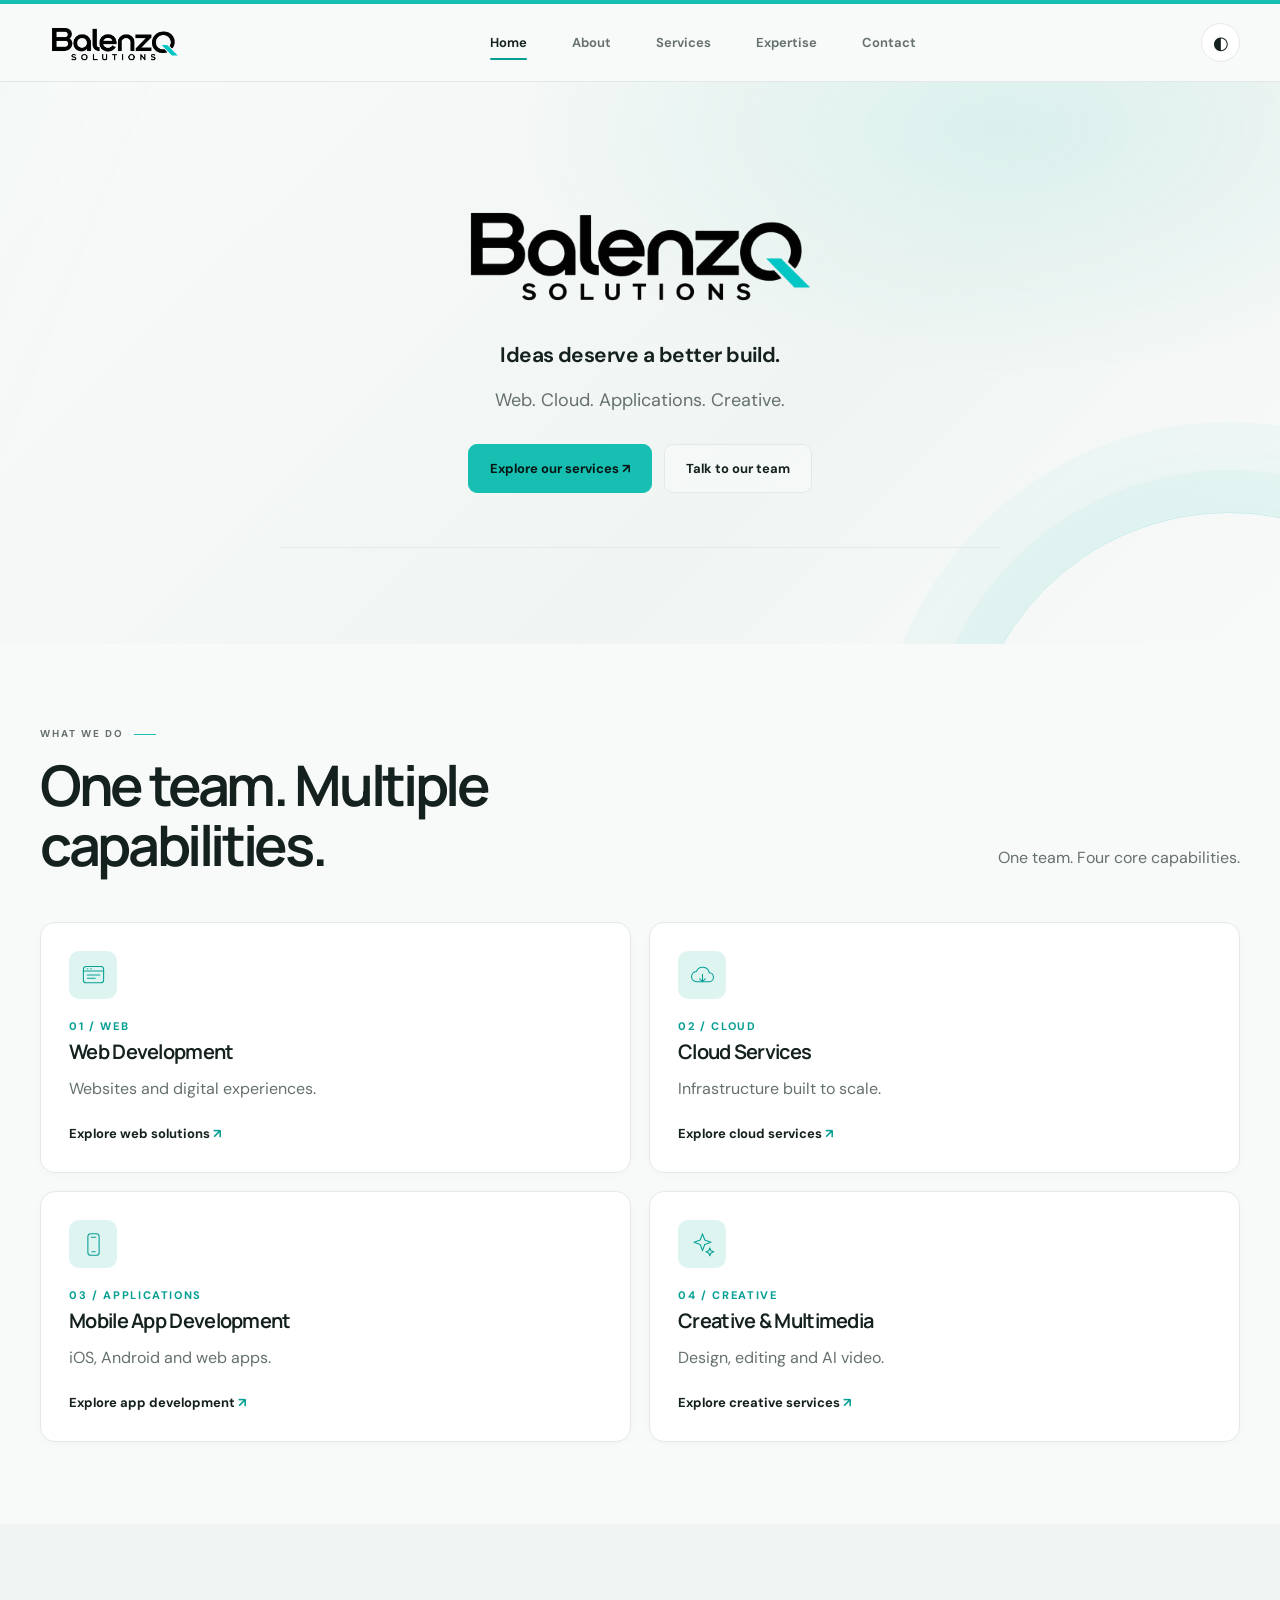
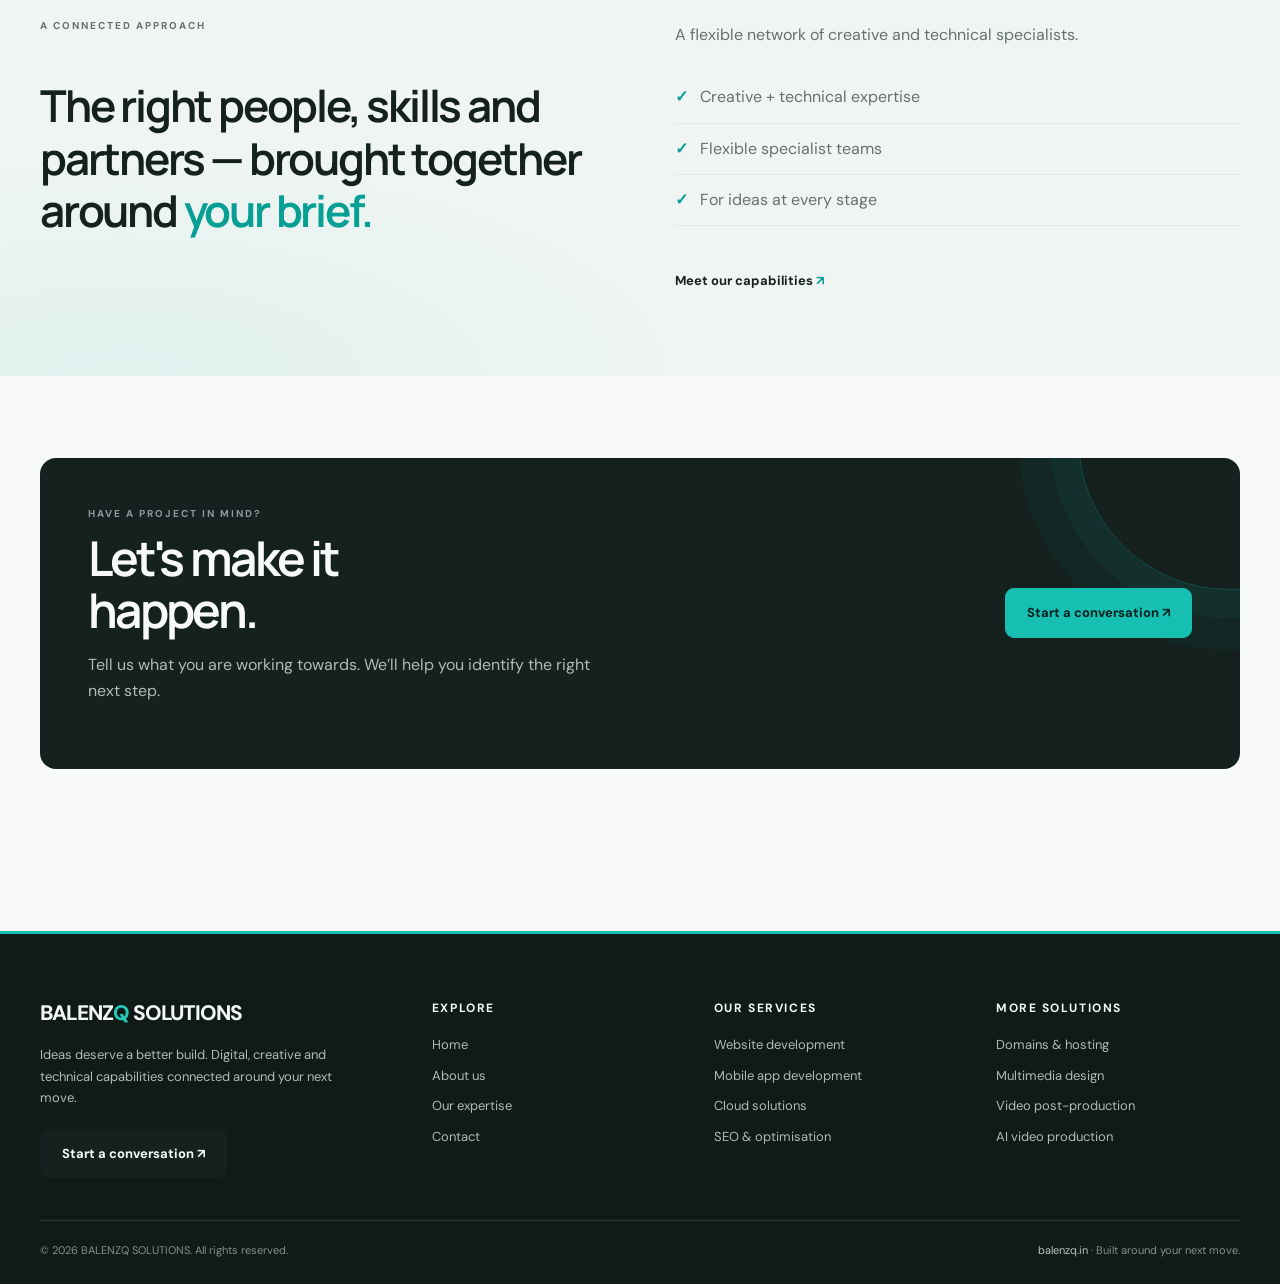
<file: index.html>
<!doctype html><html lang="en"><head><meta charset="utf-8"><meta name="viewport" content="width=device-width,initial-scale=1"><meta name="description" content="BALENZQ SOLUTIONS delivers web development, cloud services, domains and hosting, SEO, multimedia design, media post-production and AI video production."><meta name="theme-color" content="#f8faf9"><meta property="og:site_name" content="BALENZQ SOLUTIONS"><meta property="og:title" content="BALENZQ SOLUTIONS | Ideas deserve a better build"><title>BALENZQ SOLUTIONS</title><link rel="preconnect" href="https://fonts.googleapis.com"><link rel="stylesheet" href="styles.css?v=3"></head><body data-page="index">
<div class="scroll-progress" aria-hidden="true"></div><header class="site-header"><div class="wrap nav"><a class="brand" href="index.html" aria-label="BALENZQ SOLUTIONS home"><img class="brand-logo logo-light" src="assets/logo-light.png" alt="BALENZQ SOLUTIONS"><img class="brand-logo logo-dark" src="assets/logo-dark.png" alt="BALENZQ SOLUTIONS"></a><nav aria-label="Main navigation"><a href="index.html">Home</a><a href="about.html">About</a><a href="services.html">Services</a><a href="expertise.html">Expertise</a><a href="contact.html">Contact</a></nav><div class="nav-actions"><button class="theme-toggle" type="button" aria-label="Toggle color theme" title="Toggle light or dark theme"><span class="theme-icon">◐</span></button></div></div></header>
<main>
<section class="hero"><div class="wrap"><div class="hero-brandmark"><img class="hero-logo logo-light" src="assets/logo-light.png" alt="BALENZQ SOLUTIONS"><img class="hero-logo logo-dark" src="assets/logo-dark.png" alt="BALENZQ SOLUTIONS"></div><p class="brand-tagline">Ideas deserve a better build.</p><p class="lead">Web. Cloud. Applications. Creative.</p><div class="actions"><a class="button" href="services.html">Explore our services ↗</a><a class="button secondary" href="contact.html">Talk to our team</a></div><div class="hero-note"></div></div></section>
<section class="section"><div class="wrap"><div class="section-head reveal"><div><div class="eyebrow">WHAT WE DO</div><h2>One team. Multiple<br>capabilities.</h2></div><p class="section-intro">One team. Four core capabilities.</p></div><div class="grid">
<a class="card reveal" href="services.html#web"><span class="doodle-icon"><svg viewBox="0 0 48 48" aria-hidden="true"><rect x="6" y="8" width="36" height="29" rx="5"/><path d="M6 16h36M13 12h1m5 0h1M13 23h22M13 29h14"/></svg></span><span class="num">01 / WEB</span><h3>Web Development</h3><p>Websites and digital experiences.</p><span class="arrow">Explore web solutions</span></a>
<a class="card reveal" href="services.html#cloud"><span class="doodle-icon"><svg viewBox="0 0 48 48" aria-hidden="true"><path d="M14 35h21a8 8 0 0 0 1-16 12 12 0 0 0-23-2 9 9 0 0 0 1 18Z"/><path d="M24 22v13m-5-5 5 5 5-5"/></svg></span><span class="num">02 / CLOUD</span><h3>Cloud Services</h3><p>Infrastructure built to scale.</p><span class="arrow">Explore cloud services</span></a>
<a class="card reveal" href="services.html#apps"><span class="doodle-icon"><svg viewBox="0 0 48 48" aria-hidden="true"><rect x="14" y="5" width="20" height="38" rx="5"/><path d="M20 11h8m-7 26h6"/></svg></span><span class="num">03 / APPLICATIONS</span><h3>Mobile App Development</h3><p>iOS, Android and web apps.</p><span class="arrow">Explore app development</span></a>
<a class="card reveal" href="services.html#creative"><span class="doodle-icon"><svg viewBox="0 0 48 48" aria-hidden="true"><path d="m24 5 4 11 11 4-11 4-4 11-4-11-11-4 11-4 4-11Z"/><path d="m37 30 2 5 5 2-5 2-2 5-2-5-5-2 5-2 2-5Z"/></svg></span><span class="num">04 / CREATIVE</span><h3>Creative & Multimedia</h3><p>Design, editing and AI video.</p><span class="arrow">Explore creative services</span></a>
</div></div></section>
<section class="section soft"><div class="wrap split"><div class="reveal"><div class="eyebrow">A CONNECTED APPROACH</div><p class="statement">The right people, skills and partners — brought together around <span>your brief.</span></p></div><div class="reveal"><p class="section-intro">A flexible network of creative and technical specialists.</p><ul class="ticks"><li>Creative + technical expertise</li><li>Flexible specialist teams</li><li>For ideas at every stage</li></ul><a class="arrow" href="expertise.html">Meet our capabilities</a></div></div></section>
<section class="section"><div class="wrap"><div class="band reveal"><div><div class="eyebrow" style="color:#8f989f">HAVE A PROJECT IN MIND?</div><h2>Let's make it<br>happen.</h2><p>Tell us what you are working towards. We’ll help you identify the right next step.</p></div><a class="button" href="contact.html">Start a conversation ↗</a></div></div></section>
</main><footer><div class="wrap"><div class="footer-grid"><div><div class="foot-brand">BALENZ<span>Q</span> SOLUTIONS</div><p class="footer-copy">Ideas deserve a better build. Digital, creative and technical capabilities connected around your next move.</p><a class="button" href="contact.html">Start a conversation ↗</a></div><div class="footer-col"><h4>Explore</h4><a href="index.html">Home</a><a href="about.html">About us</a><a href="expertise.html">Our expertise</a><a href="contact.html">Contact</a></div><div class="footer-col"><h4>Our services</h4><a href="services.html#web">Website development</a><a href="services.html#apps">Mobile app development</a><a href="services.html#cloud">Cloud solutions</a><a href="services.html#seo">SEO & optimisation</a></div><div class="footer-col"><h4>More solutions</h4><a href="services.html#domains">Domains & hosting</a><a href="services.html#creative">Multimedia design</a><a href="services.html#post">Video post-production</a><a href="services.html#ai">AI video production</a></div></div><div class="footer-bottom"><span>© 2026 BALENZQ SOLUTIONS. All rights reserved.</span><span><a href="index.html">balenzq.in</a> · Built around your next move.</span></div></div></footer><script src="script.js?v=3" defer></script></body></html>
</file>
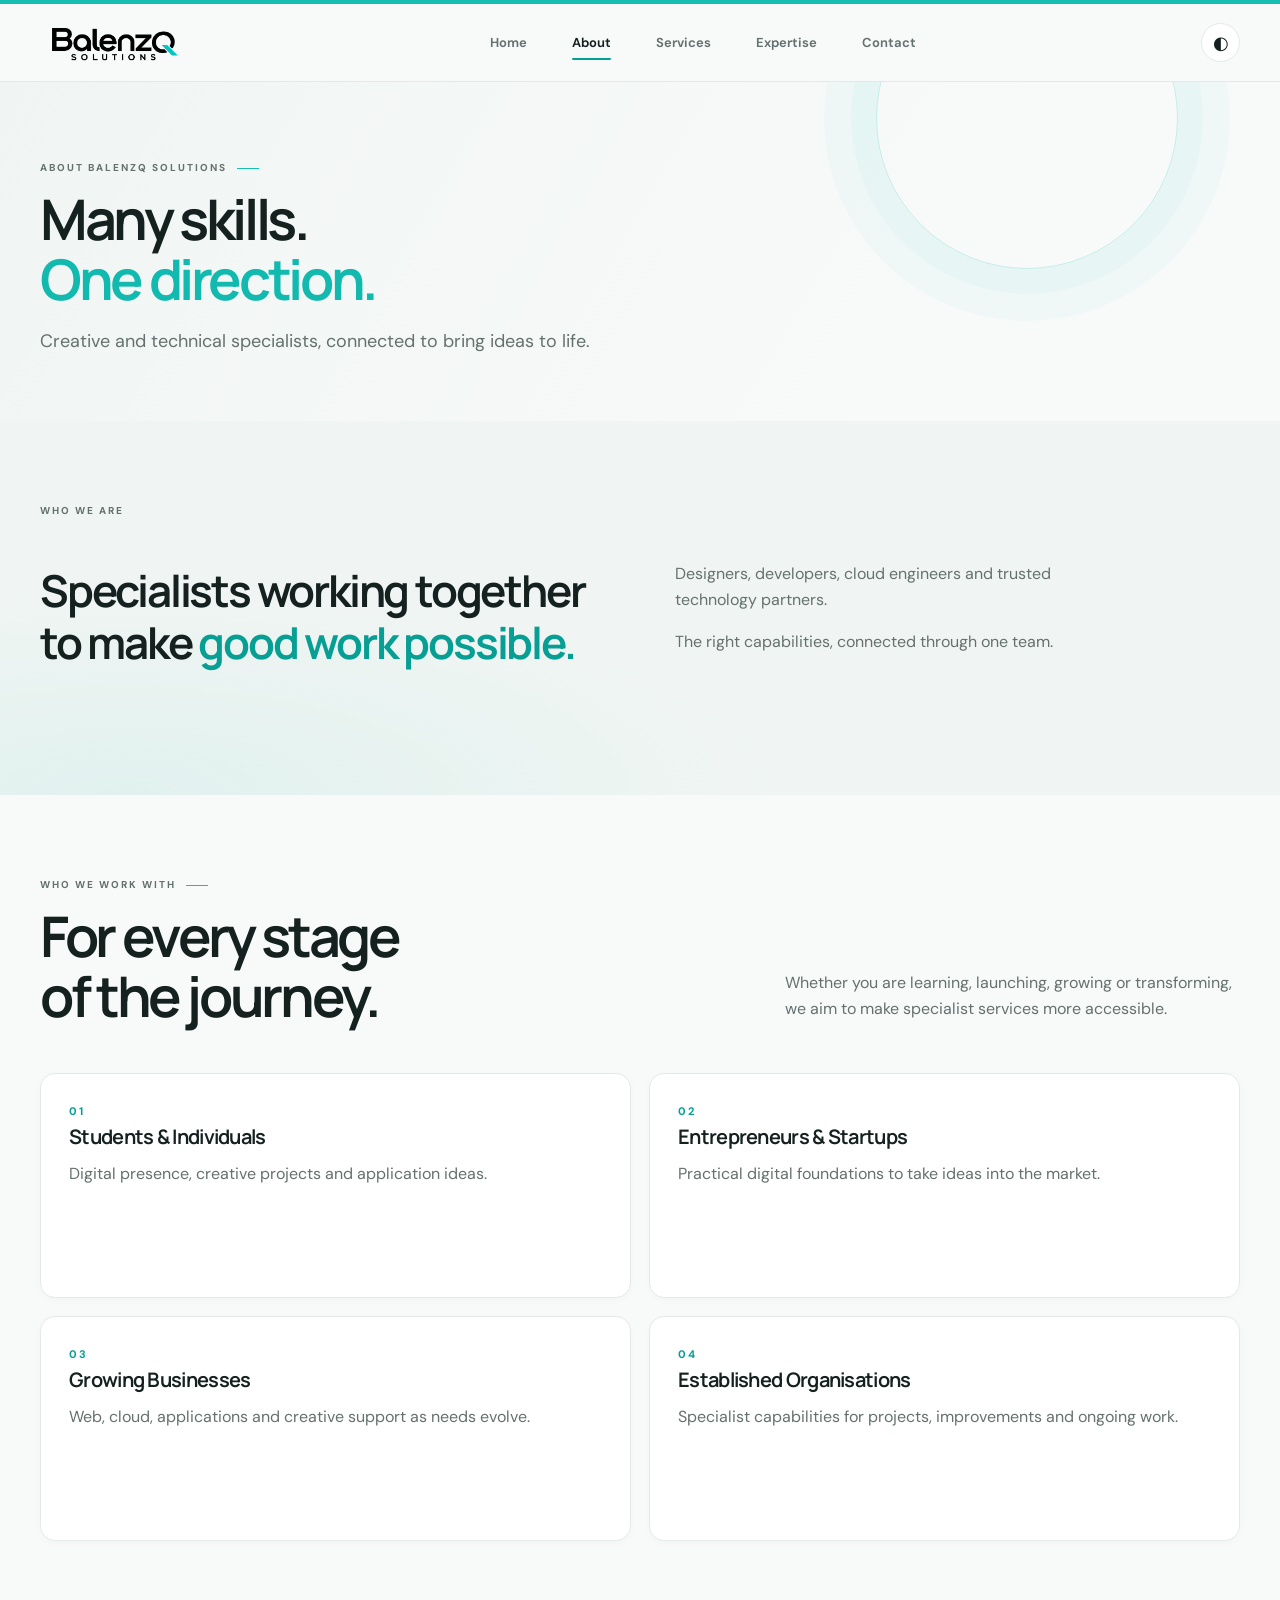
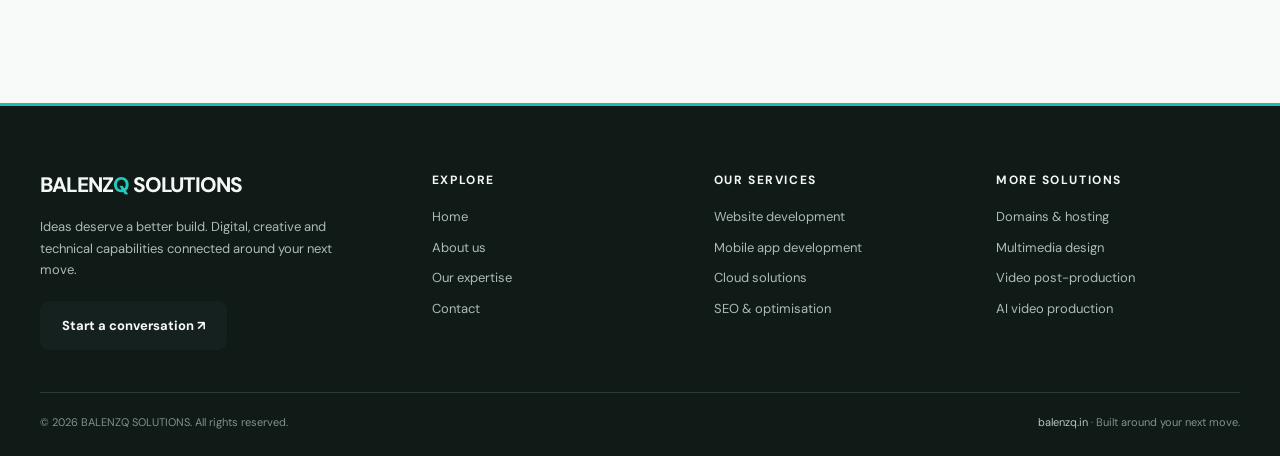
<file: about.html>
<!doctype html><html lang="en"><head><meta charset="utf-8"><meta name="viewport" content="width=device-width,initial-scale=1"><meta name="description" content="BALENZQ SOLUTIONS delivers web development, cloud services, domains and hosting, SEO, multimedia design, media post-production and AI video production."><meta name="theme-color" content="#f8faf9"><meta property="og:site_name" content="BALENZQ SOLUTIONS"><meta property="og:title" content="About | BALENZQ SOLUTIONS"><title>About | BALENZQ SOLUTIONS</title><link rel="preconnect" href="https://fonts.googleapis.com"><link rel="stylesheet" href="styles.css?v=3"></head><body data-page="about">
<div class="scroll-progress" aria-hidden="true"></div><header class="site-header"><div class="wrap nav"><a class="brand" href="index.html" aria-label="BALENZQ SOLUTIONS home"><img class="brand-logo logo-light" src="assets/logo-light.png" alt="BALENZQ SOLUTIONS"><img class="brand-logo logo-dark" src="assets/logo-dark.png" alt="BALENZQ SOLUTIONS"></a><nav aria-label="Main navigation"><a href="index.html">Home</a><a href="about.html">About</a><a href="services.html">Services</a><a href="expertise.html">Expertise</a><a href="contact.html">Contact</a></nav><div class="nav-actions"><button class="theme-toggle" type="button" aria-label="Toggle color theme" title="Toggle light or dark theme"><span class="theme-icon">◐</span></button></div></div></header>
<main><section class="page-hero"><div class="wrap"><div class="eyebrow">ABOUT BALENZQ SOLUTIONS</div><h1>Many skills.<br><span style="color:#12b9ae">One direction.</span></h1><p>Creative and technical specialists, connected to bring ideas to life.</p></div></section>
<section class="section soft"><div class="wrap split"><div><div class="eyebrow">WHO WE ARE</div><p class="statement">Specialists working together to make <span>good work possible.</span></p></div><div><p class="section-intro">Designers, developers, cloud engineers and trusted technology partners.</p><p class="section-intro">The right capabilities, connected through one team.</p></div></div></section>
<section class="section"><div class="wrap"><div class="section-head"><div><div class="eyebrow">WHO WE WORK WITH</div><h2>For every stage<br>of the journey.</h2></div><p class="section-intro">Whether you are learning, launching, growing or transforming, we aim to make specialist services more accessible.</p></div><div class="grid"><div class="card"><div class="num">01</div><h3>Students & Individuals</h3><p>Digital presence, creative projects and application ideas.</p></div><div class="card"><div class="num">02</div><h3>Entrepreneurs & Startups</h3><p>Practical digital foundations to take ideas into the market.</p></div><div class="card"><div class="num">03</div><h3>Growing Businesses</h3><p>Web, cloud, applications and creative support as needs evolve.</p></div><div class="card"><div class="num">04</div><h3>Established Organisations</h3><p>Specialist capabilities for projects, improvements and ongoing work.</p></div></div></div></section></main><footer><div class="wrap"><div class="footer-grid"><div><div class="foot-brand">BALENZ<span>Q</span> SOLUTIONS</div><p class="footer-copy">Ideas deserve a better build. Digital, creative and technical capabilities connected around your next move.</p><a class="button" href="contact.html">Start a conversation ↗</a></div><div class="footer-col"><h4>Explore</h4><a href="index.html">Home</a><a href="about.html">About us</a><a href="expertise.html">Our expertise</a><a href="contact.html">Contact</a></div><div class="footer-col"><h4>Our services</h4><a href="services.html#web">Website development</a><a href="services.html#apps">Mobile app development</a><a href="services.html#cloud">Cloud solutions</a><a href="services.html#seo">SEO & optimisation</a></div><div class="footer-col"><h4>More solutions</h4><a href="services.html#domains">Domains & hosting</a><a href="services.html#creative">Multimedia design</a><a href="services.html#post">Video post-production</a><a href="services.html#ai">AI video production</a></div></div><div class="footer-bottom"><span>© 2026 BALENZQ SOLUTIONS. All rights reserved.</span><span><a href="index.html">balenzq.in</a> · Built around your next move.</span></div></div></footer><script src="script.js?v=3" defer></script></body></html>
</file>
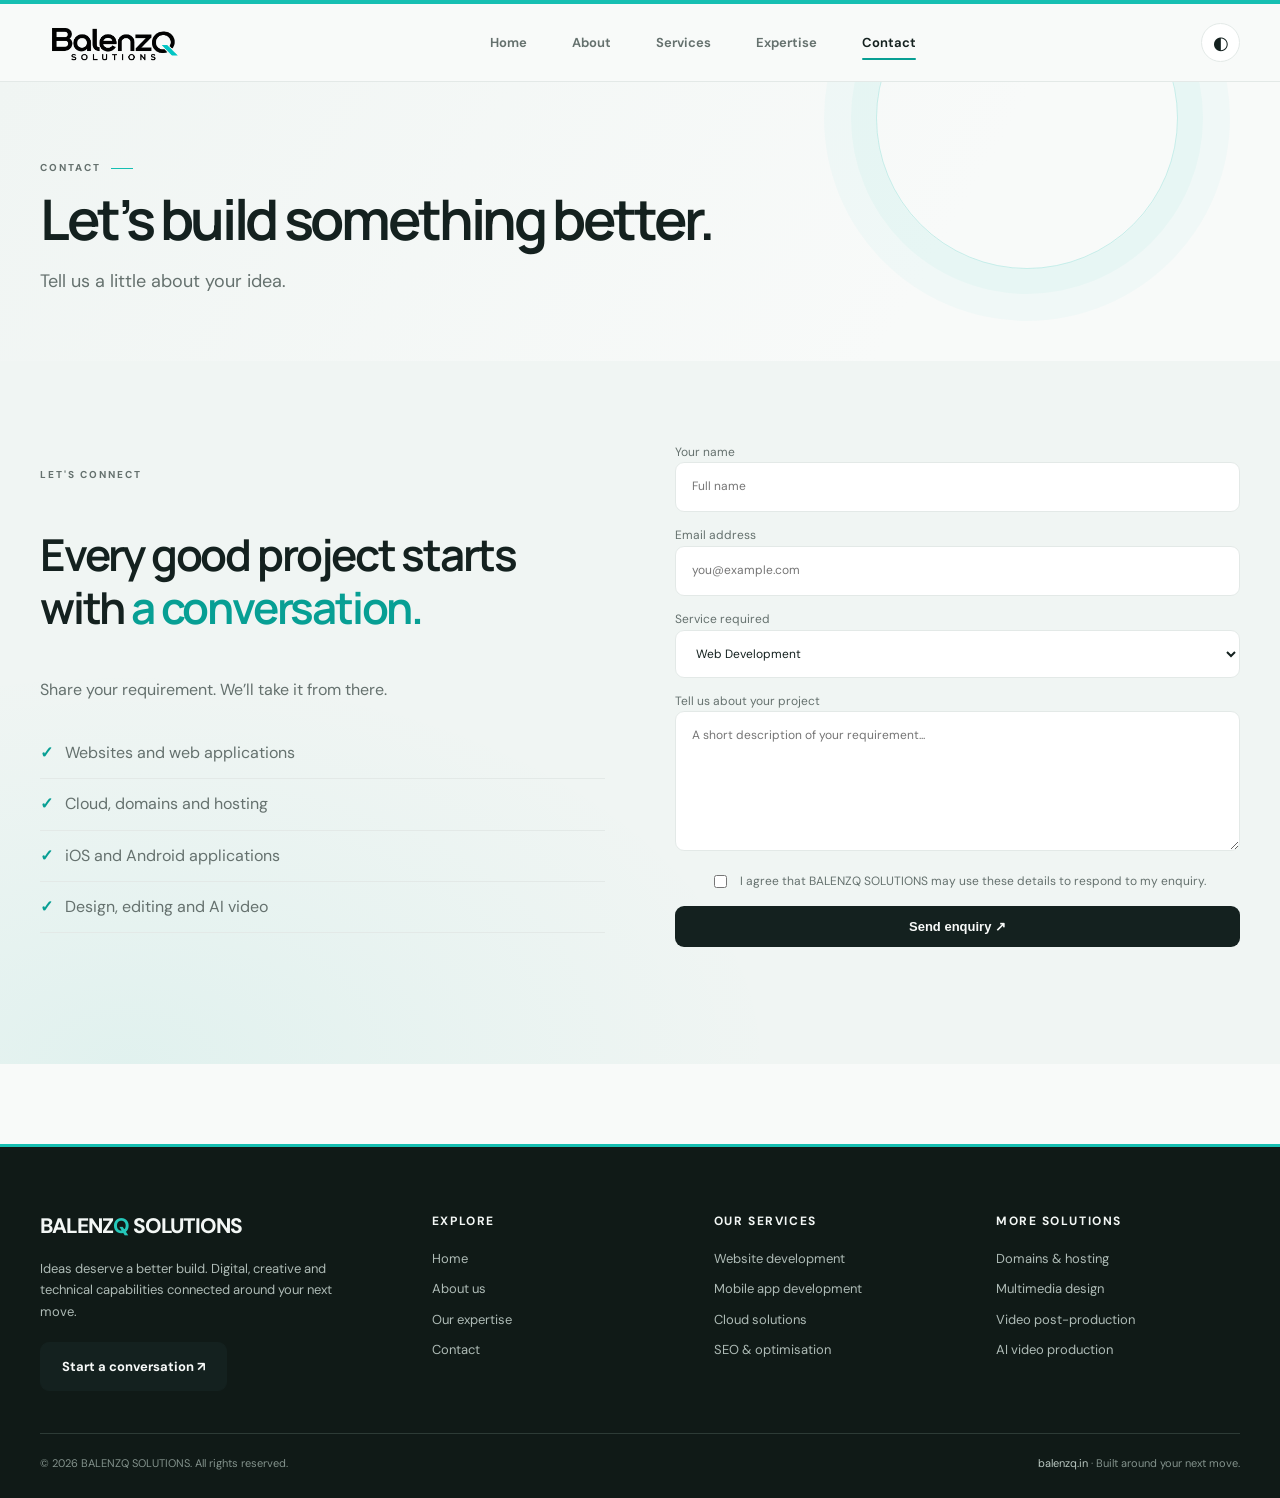
<file: contact.html>
<!doctype html><html lang="en"><head><meta charset="utf-8"><meta name="viewport" content="width=device-width,initial-scale=1"><meta name="description" content="BALENZQ SOLUTIONS delivers web development, cloud services, domains and hosting, SEO, multimedia design, media post-production and AI video production."><meta name="theme-color" content="#f8faf9"><meta property="og:site_name" content="BALENZQ SOLUTIONS"><meta property="og:title" content="Contact | BALENZQ SOLUTIONS"><title>Contact | BALENZQ SOLUTIONS</title><link rel="preconnect" href="https://fonts.googleapis.com"><link rel="stylesheet" href="styles.css?v=3"></head><body data-page="contact">
<div class="scroll-progress" aria-hidden="true"></div><header class="site-header"><div class="wrap nav"><a class="brand" href="index.html" aria-label="BALENZQ SOLUTIONS home"><img class="brand-logo logo-light" src="assets/logo-light.png" alt="BALENZQ SOLUTIONS"><img class="brand-logo logo-dark" src="assets/logo-dark.png" alt="BALENZQ SOLUTIONS"></a><nav aria-label="Main navigation"><a href="index.html">Home</a><a href="about.html">About</a><a href="services.html">Services</a><a href="expertise.html">Expertise</a><a href="contact.html">Contact</a></nav><div class="nav-actions"><button class="theme-toggle" type="button" aria-label="Toggle color theme" title="Toggle light or dark theme"><span class="theme-icon">◐</span></button></div></div></header>
<main><section class="page-hero"><div class="wrap"><div class="eyebrow">CONTACT</div><h1>Let’s build something better.</h1><p>Tell us a little about your idea.</p></div></section>
<section class="section soft"><div class="wrap split"><div><div class="eyebrow">LET'S CONNECT</div><p class="statement">Every good project starts with <span>a conversation.</span></p><p class="section-intro">Share your requirement. We’ll take it from there.</p><ul class="ticks"><li>Websites and web applications</li><li>Cloud, domains and hosting</li><li>iOS and Android applications</li><li>Design, editing and AI video</li></ul></div><div><form data-enquiry data-endpoint="https://script.google.com/macros/s/AKfycbw_jyapCya1IcERAqJAYBx3Jw0hYD85D1Cxoro3gpRtAkN1I_VdEGSUnfpvQYWVT00Qkg/exec"><label>Your name<input name="name" required maxlength="120" placeholder="Full name" autocomplete="name"></label><label>Email address<input type="email" name="email" required maxlength="200" placeholder="you@example.com" autocomplete="email"></label><label>Service required<select name="service"><option>Web Development</option><option>Cloud Services</option><option>Domains & Hosting</option><option>Mobile App Development</option><option>SEO & Optimisation</option><option>Multimedia Design</option><option>Media Post-Production</option><option>AI Video Production</option><option>Not sure yet</option></select></label><label>Tell us about your project<textarea name="details" required maxlength="3000" placeholder="A short description of your requirement..."></textarea></label><div style="position:absolute;left:-9999px;width:1px;height:1px;overflow:hidden" aria-hidden="true"><label>Leave this field empty<input type="text" name="website" tabindex="-1" autocomplete="off"></label></div><label style="display:flex;gap:10px;align-items:flex-start;justify-content:center"><input type="checkbox" required style="width:auto;margin-top:3px"><span>I agree that BALENZQ SOLUTIONS may use these details to respond to my enquiry.</span></label><button class="button" type="submit" style="border:0;cursor:pointer">Send enquiry ↗</button><p class="form-status" role="status" aria-live="polite" style="min-height:1.5em;margin:0;font-size:14px"></p></form></div></div></section></main><footer><div class="wrap"><div class="footer-grid"><div><div class="foot-brand">BALENZ<span>Q</span> SOLUTIONS</div><p class="footer-copy">Ideas deserve a better build. Digital, creative and technical capabilities connected around your next move.</p><a class="button" href="contact.html">Start a conversation ↗</a></div><div class="footer-col"><h4>Explore</h4><a href="index.html">Home</a><a href="about.html">About us</a><a href="expertise.html">Our expertise</a><a href="contact.html">Contact</a></div><div class="footer-col"><h4>Our services</h4><a href="services.html#web">Website development</a><a href="services.html#apps">Mobile app development</a><a href="services.html#cloud">Cloud solutions</a><a href="services.html#seo">SEO & optimisation</a></div><div class="footer-col"><h4>More solutions</h4><a href="services.html#domains">Domains & hosting</a><a href="services.html#creative">Multimedia design</a><a href="services.html#post">Video post-production</a><a href="services.html#ai">AI video production</a></div></div><div class="footer-bottom"><span>© 2026 BALENZQ SOLUTIONS. All rights reserved.</span><span><a href="index.html">balenzq.in</a> · Built around your next move.</span></div></div></footer><script src="script.js?v=3" defer></script></body></html>
</file>
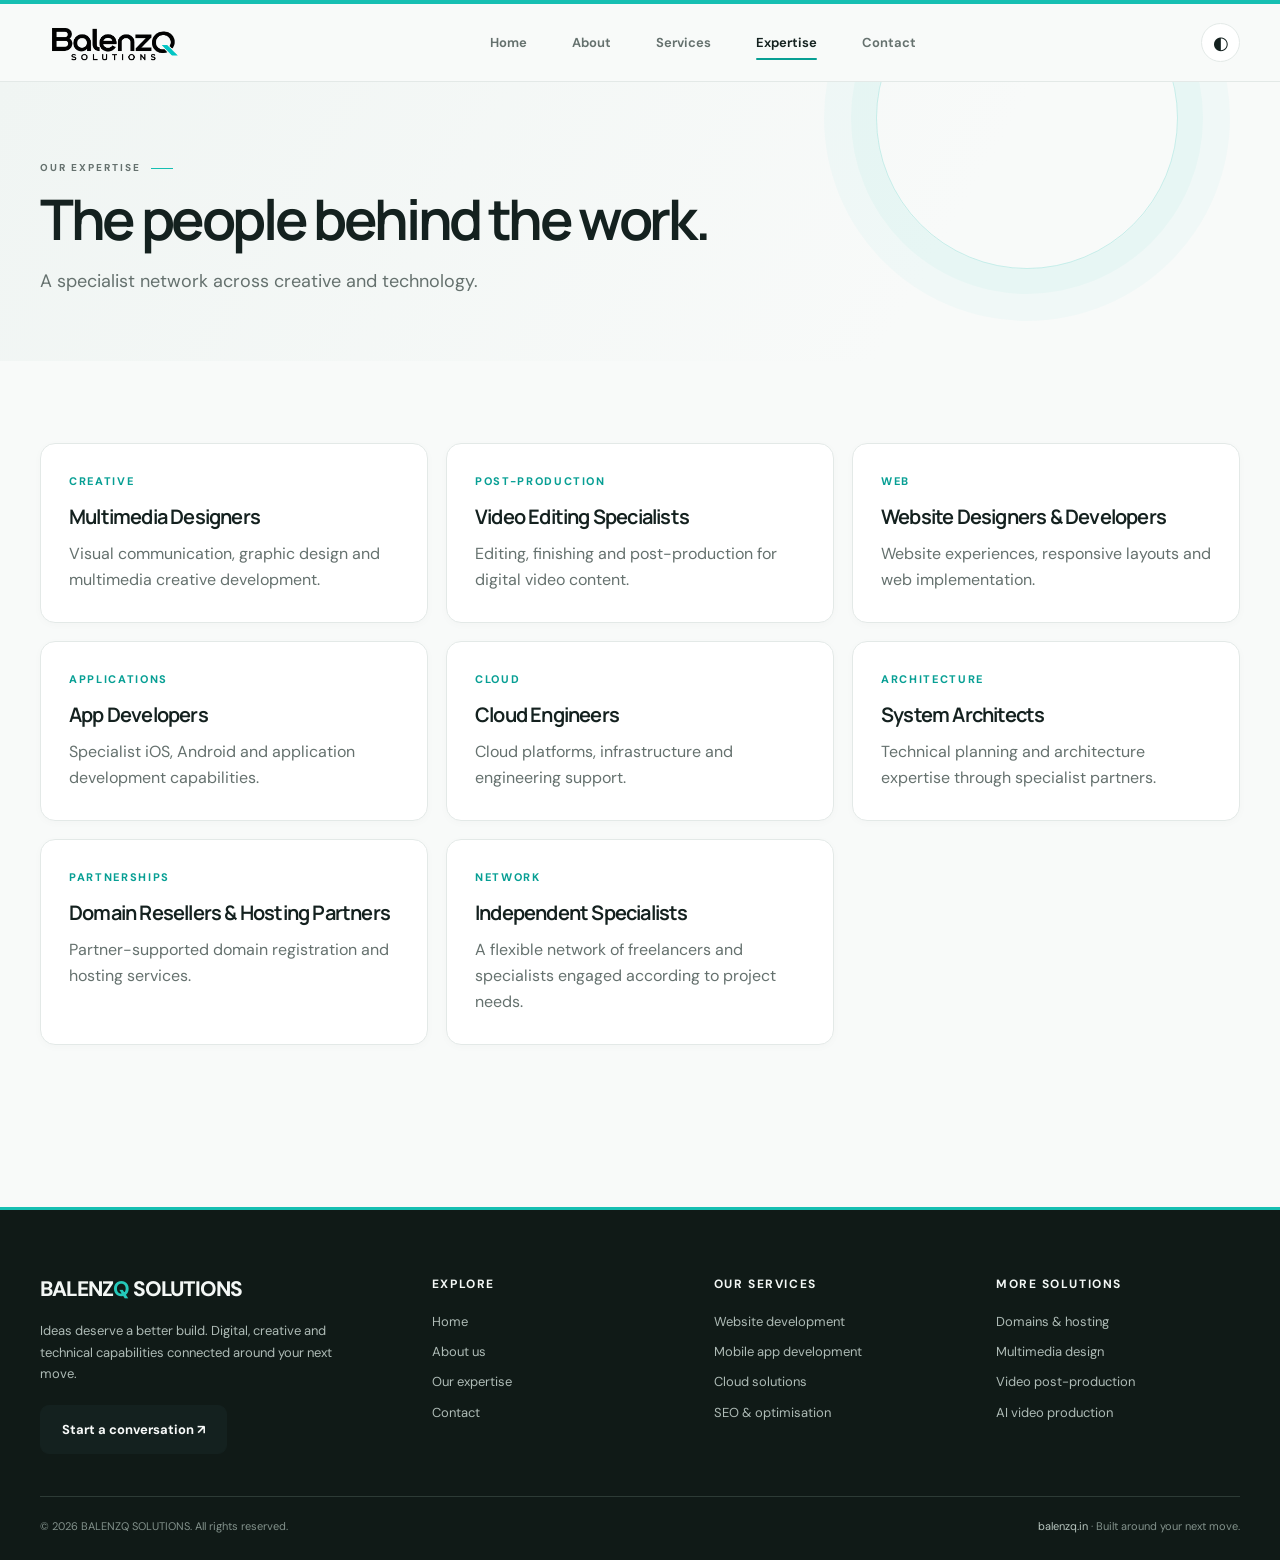
<file: expertise.html>
<!doctype html><html lang="en"><head><meta charset="utf-8"><meta name="viewport" content="width=device-width,initial-scale=1"><meta name="description" content="BALENZQ SOLUTIONS delivers web development, cloud services, domains and hosting, SEO, multimedia design, media post-production and AI video production."><meta name="theme-color" content="#f8faf9"><meta property="og:site_name" content="BALENZQ SOLUTIONS"><meta property="og:title" content="Expertise | BALENZQ SOLUTIONS"><title>Our Expertise | BALENZQ SOLUTIONS</title><link rel="preconnect" href="https://fonts.googleapis.com"><link rel="stylesheet" href="styles.css?v=3"></head><body data-page="expertise">
<div class="scroll-progress" aria-hidden="true"></div><header class="site-header"><div class="wrap nav"><a class="brand" href="index.html" aria-label="BALENZQ SOLUTIONS home"><img class="brand-logo logo-light" src="assets/logo-light.png" alt="BALENZQ SOLUTIONS"><img class="brand-logo logo-dark" src="assets/logo-dark.png" alt="BALENZQ SOLUTIONS"></a><nav aria-label="Main navigation"><a href="index.html">Home</a><a href="about.html">About</a><a href="services.html">Services</a><a href="expertise.html">Expertise</a><a href="contact.html">Contact</a></nav><div class="nav-actions"><button class="theme-toggle" type="button" aria-label="Toggle color theme" title="Toggle light or dark theme"><span class="theme-icon">◐</span></button></div></div></header>
<main><section class="page-hero"><div class="wrap"><div class="eyebrow">OUR EXPERTISE</div><h1>The people behind the work.</h1><p>A specialist network across creative and technology.</p></div></section>
<section class="section"><div class="wrap service-list">
<div class="service-item"><div class="num">CREATIVE</div><h3>Multimedia Designers</h3><p>Visual communication, graphic design and multimedia creative development.</p></div>
<div class="service-item"><div class="num">POST-PRODUCTION</div><h3>Video Editing Specialists</h3><p>Editing, finishing and post-production for digital video content.</p></div>
<div class="service-item"><div class="num">WEB</div><h3>Website Designers & Developers</h3><p>Website experiences, responsive layouts and web implementation.</p></div>
<div class="service-item"><div class="num">APPLICATIONS</div><h3>App Developers</h3><p>Specialist iOS, Android and application development capabilities.</p></div>
<div class="service-item"><div class="num">CLOUD</div><h3>Cloud Engineers</h3><p>Cloud platforms, infrastructure and engineering support.</p></div>
<div class="service-item"><div class="num">ARCHITECTURE</div><h3>System Architects</h3><p>Technical planning and architecture expertise through specialist partners.</p></div>
<div class="service-item"><div class="num">PARTNERSHIPS</div><h3>Domain Resellers & Hosting Partners</h3><p>Partner-supported domain registration and hosting services.</p></div>
<div class="service-item"><div class="num">NETWORK</div><h3>Independent Specialists</h3><p>A flexible network of freelancers and specialists engaged according to project needs.</p></div>
</div></section></main><footer><div class="wrap"><div class="footer-grid"><div><div class="foot-brand">BALENZ<span>Q</span> SOLUTIONS</div><p class="footer-copy">Ideas deserve a better build. Digital, creative and technical capabilities connected around your next move.</p><a class="button" href="contact.html">Start a conversation ↗</a></div><div class="footer-col"><h4>Explore</h4><a href="index.html">Home</a><a href="about.html">About us</a><a href="expertise.html">Our expertise</a><a href="contact.html">Contact</a></div><div class="footer-col"><h4>Our services</h4><a href="services.html#web">Website development</a><a href="services.html#apps">Mobile app development</a><a href="services.html#cloud">Cloud solutions</a><a href="services.html#seo">SEO & optimisation</a></div><div class="footer-col"><h4>More solutions</h4><a href="services.html#domains">Domains & hosting</a><a href="services.html#creative">Multimedia design</a><a href="services.html#post">Video post-production</a><a href="services.html#ai">AI video production</a></div></div><div class="footer-bottom"><span>© 2026 BALENZQ SOLUTIONS. All rights reserved.</span><span><a href="index.html">balenzq.in</a> · Built around your next move.</span></div></div></footer><script src="script.js?v=3" defer></script></body></html>
</file>
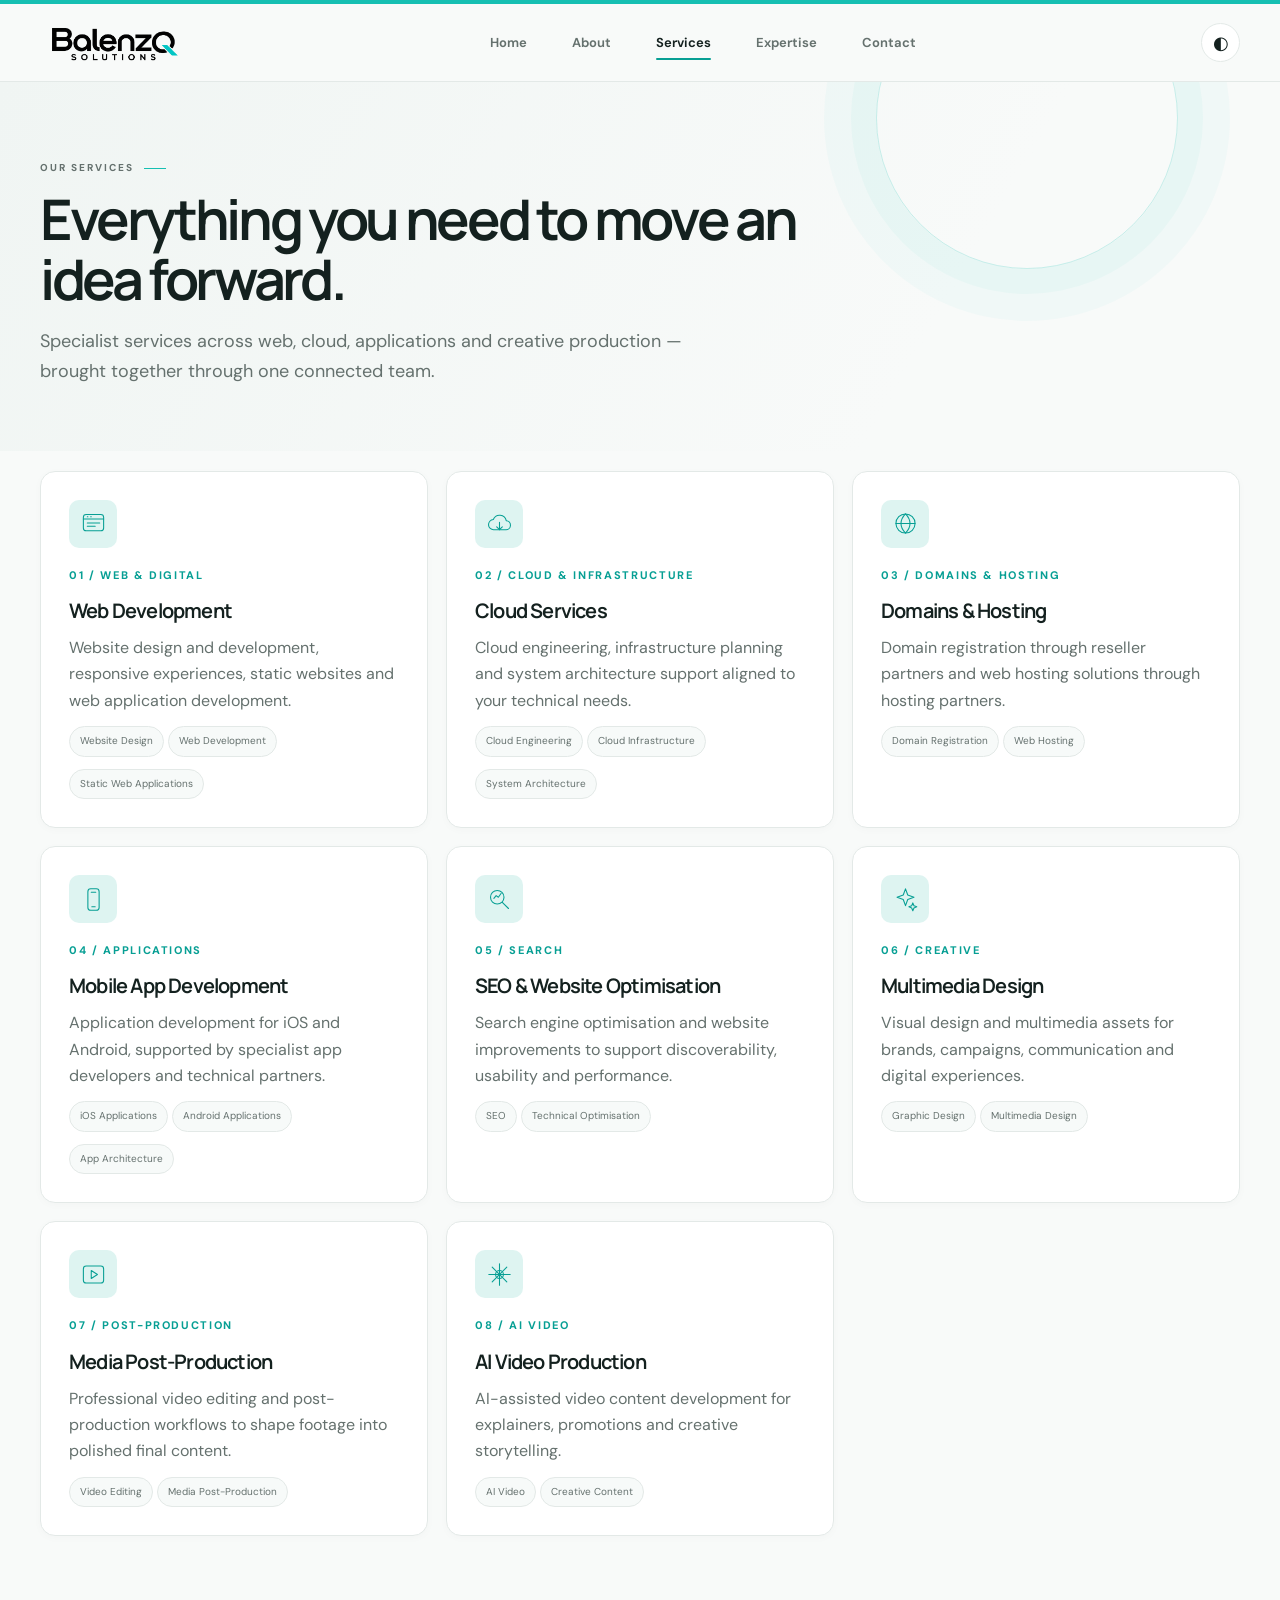
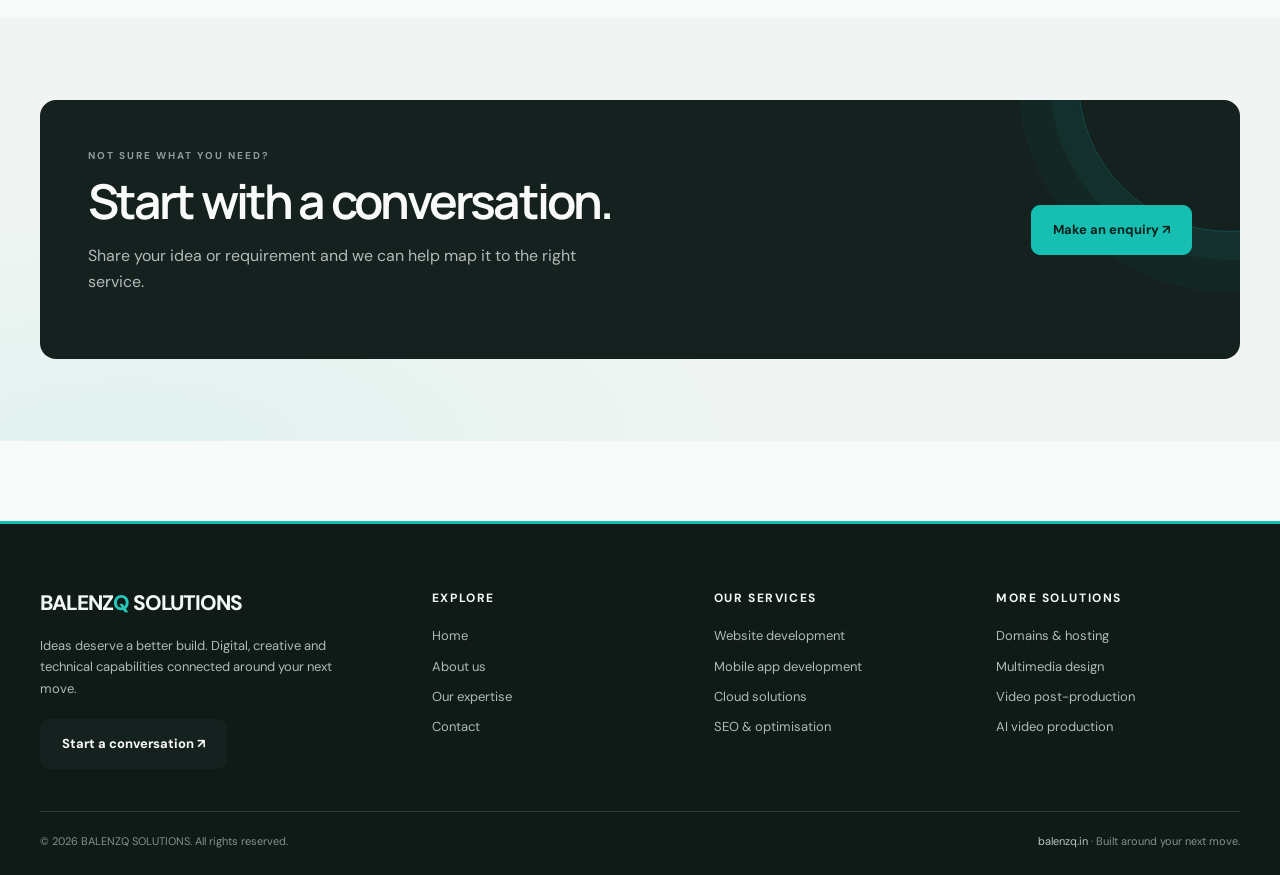
<file: services.html>
<!doctype html><html lang="en"><head><meta charset="utf-8"><meta name="viewport" content="width=device-width,initial-scale=1"><meta name="description" content="BALENZQ SOLUTIONS delivers web development, cloud services, domains and hosting, SEO, multimedia design, media post-production and AI video production."><meta name="theme-color" content="#f8faf9"><meta property="og:site_name" content="BALENZQ SOLUTIONS"><meta property="og:title" content="Services | BALENZQ SOLUTIONS"><title>Services | BALENZQ SOLUTIONS</title><link rel="preconnect" href="https://fonts.googleapis.com"><link rel="stylesheet" href="styles.css?v=3"></head><body data-page="services">
<div class="scroll-progress" aria-hidden="true"></div><header class="site-header"><div class="wrap nav"><a class="brand" href="index.html" aria-label="BALENZQ SOLUTIONS home"><img class="brand-logo logo-light" src="assets/logo-light.png" alt="BALENZQ SOLUTIONS"><img class="brand-logo logo-dark" src="assets/logo-dark.png" alt="BALENZQ SOLUTIONS"></a><nav aria-label="Main navigation"><a href="index.html">Home</a><a href="about.html">About</a><a href="services.html">Services</a><a href="expertise.html">Expertise</a><a href="contact.html">Contact</a></nav><div class="nav-actions"><button class="theme-toggle" type="button" aria-label="Toggle color theme" title="Toggle light or dark theme"><span class="theme-icon">◐</span></button></div></div></header>
<main><section class="page-hero"><div class="wrap"><div class="eyebrow">OUR SERVICES</div><h1>Everything you need to move an idea forward.</h1><p>Specialist services across web, cloud, applications and creative production — brought together through one connected team.</p></div></section>
<section class="section" style="padding-top:20px"><div class="wrap service-list">
<div class="service-item" id="web"><span class="doodle-icon"><svg viewBox="0 0 48 48" aria-hidden="true"><rect x="6" y="8" width="36" height="29" rx="5"/><path d="M6 16h36M13 12h1m5 0h1M13 23h22M13 29h14"/></svg></span><div class="num">01 / WEB & DIGITAL</div><h3>Web Development</h3><p>Website design and development, responsive experiences, static websites and web application development.</p><span class="pill">Website Design</span><span class="pill">Web Development</span><span class="pill">Static Web Applications</span></div>
<div class="service-item" id="cloud"><span class="doodle-icon"><svg viewBox="0 0 48 48" aria-hidden="true"><path d="M14 35h21a8 8 0 0 0 1-16 12 12 0 0 0-23-2 9 9 0 0 0 1 18Z"/><path d="M24 22v13m-5-5 5 5 5-5"/></svg></span><div class="num">02 / CLOUD & INFRASTRUCTURE</div><h3>Cloud Services</h3><p>Cloud engineering, infrastructure planning and system architecture support aligned to your technical needs.</p><span class="pill">Cloud Engineering</span><span class="pill">Cloud Infrastructure</span><span class="pill">System Architecture</span></div>
<div class="service-item" id="domains"><span class="doodle-icon"><svg viewBox="0 0 48 48" aria-hidden="true"><circle cx="24" cy="24" r="17"/><path d="M7 24h34M24 7c6 6 8 11 8 17s-2 11-8 17c-6-6-8-11-8-17s2-11 8-17Z"/></svg></span><div class="num">03 / DOMAINS & HOSTING</div><h3>Domains & Hosting</h3><p>Domain registration through reseller partners and web hosting solutions through hosting partners.</p><span class="pill">Domain Registration</span><span class="pill">Web Hosting</span></div>
<div class="service-item" id="apps"><span class="doodle-icon"><svg viewBox="0 0 48 48" aria-hidden="true"><rect x="14" y="5" width="20" height="38" rx="5"/><path d="M20 11h8m-7 26h6"/></svg></span><div class="num">04 / APPLICATIONS</div><h3>Mobile App Development</h3><p>Application development for iOS and Android, supported by specialist app developers and technical partners.</p><span class="pill">iOS Applications</span><span class="pill">Android Applications</span><span class="pill">App Architecture</span></div>
<div class="service-item" id="seo"><span class="doodle-icon"><svg viewBox="0 0 48 48" aria-hidden="true"><circle cx="20" cy="20" r="12"/><path d="m29 29 11 11M14 22l4-5 4 3 5-7"/></svg></span><div class="num">05 / SEARCH</div><h3>SEO & Website Optimisation</h3><p>Search engine optimisation and website improvements to support discoverability, usability and performance.</p><span class="pill">SEO</span><span class="pill">Technical Optimisation</span></div>
<div class="service-item" id="creative"><span class="doodle-icon"><svg viewBox="0 0 48 48" aria-hidden="true"><path d="m24 5 4 11 11 4-11 4-4 11-4-11-11-4 11-4 4-11Z"/><path d="m37 30 2 5 5 2-5 2-2 5-2-5-5-2 5-2 2-5Z"/></svg></span><div class="num">06 / CREATIVE</div><h3>Multimedia Design</h3><p>Visual design and multimedia assets for brands, campaigns, communication and digital experiences.</p><span class="pill">Graphic Design</span><span class="pill">Multimedia Design</span></div>
<div class="service-item" id="post"><span class="doodle-icon"><svg viewBox="0 0 48 48" aria-hidden="true"><rect x="6" y="9" width="36" height="30" rx="5"/><path d="m20 17 11 7-11 7V17Z"/></svg></span><div class="num">07 / POST-PRODUCTION</div><h3>Media Post-Production</h3><p>Professional video editing and post-production workflows to shape footage into polished final content.</p><span class="pill">Video Editing</span><span class="pill">Media Post-Production</span></div>
<div class="service-item" id="ai"><span class="doodle-icon"><svg viewBox="0 0 48 48" aria-hidden="true"><path d="M24 5v38M5 24h38M11 11l26 26m0-26L11 37"/><circle cx="24" cy="24" r="7"/></svg></span><div class="num">08 / AI VIDEO</div><h3>AI Video Production</h3><p>AI-assisted video content development for explainers, promotions and creative storytelling.</p><span class="pill">AI Video</span><span class="pill">Creative Content</span></div>
</div></section><section class="section soft"><div class="wrap band reveal"><div><div class="eyebrow" style="color:#8f989f">NOT SURE WHAT YOU NEED?</div><h2>Start with a conversation.</h2><p>Share your idea or requirement and we can help map it to the right service.</p></div><a class="button" href="contact.html">Make an enquiry ↗</a></div></section></main><footer><div class="wrap"><div class="footer-grid"><div><div class="foot-brand">BALENZ<span>Q</span> SOLUTIONS</div><p class="footer-copy">Ideas deserve a better build. Digital, creative and technical capabilities connected around your next move.</p><a class="button" href="contact.html">Start a conversation ↗</a></div><div class="footer-col"><h4>Explore</h4><a href="index.html">Home</a><a href="about.html">About us</a><a href="expertise.html">Our expertise</a><a href="contact.html">Contact</a></div><div class="footer-col"><h4>Our services</h4><a href="services.html#web">Website development</a><a href="services.html#apps">Mobile app development</a><a href="services.html#cloud">Cloud solutions</a><a href="services.html#seo">SEO & optimisation</a></div><div class="footer-col"><h4>More solutions</h4><a href="services.html#domains">Domains & hosting</a><a href="services.html#creative">Multimedia design</a><a href="services.html#post">Video post-production</a><a href="services.html#ai">AI video production</a></div></div><div class="footer-bottom"><span>© 2026 BALENZQ SOLUTIONS. All rights reserved.</span><span><a href="index.html">balenzq.in</a> · Built around your next move.</span></div></div></footer><script src="script.js?v=3" defer></script></body></html>
</file>
<file: styles.css>
@import url('https://fonts.googleapis.com/css2?family=DM+Sans:wght@400;500;600;700&family=Manrope:wght@400;500;600;700;800&display=swap');
:root{color-scheme:light;--ink:#14211f;--muted:#65716e;--line:#e3e9e7;--accent:#16bfb2;--accent-strong:#079f94;--paper:#f8faf9;--soft:#f0f5f3;--panel:#fff;--panel-alt:#f7faf9;--shadow:0 12px 34px rgba(20,45,40,.08);--shadow-hover:0 22px 48px rgba(20,45,40,.13);--max:1200px}
@media(prefers-color-scheme:dark){:root{color-scheme:dark;--ink:#edf4f1;--muted:#aab7b2;--line:#2b3935;--accent:#27c8bb;--accent-strong:#40d5c9;--paper:#101715;--soft:#151f1c;--panel:#1a2622;--panel-alt:#202d29;--shadow:0 12px 34px rgba(0,0,0,.18);--shadow-hover:0 22px 48px rgba(0,0,0,.3)}}
:root[data-theme="light"]{color-scheme:light;--ink:#14211f;--muted:#65716e;--line:#e3e9e7;--accent:#16bfb2;--accent-strong:#079f94;--paper:#f8faf9;--soft:#f0f5f3;--panel:#fff;--panel-alt:#f7faf9;--shadow:0 12px 34px rgba(20,45,40,.08);--shadow-hover:0 22px 48px rgba(20,45,40,.13)}
:root[data-theme="dark"]{color-scheme:dark;--ink:#edf4f1;--muted:#aab7b2;--line:#2b3935;--accent:#27c8bb;--accent-strong:#40d5c9;--paper:#101715;--soft:#151f1c;--panel:#1a2622;--panel-alt:#202d29;--shadow:0 12px 34px rgba(0,0,0,.18);--shadow-hover:0 22px 48px rgba(0,0,0,.3)}
*{box-sizing:border-box}html{scroll-behavior:smooth;scroll-padding-top:105px}body{margin:0;background:var(--paper);color:var(--ink);font-family:'DM Sans',Arial,sans-serif;line-height:1.65;-webkit-font-smoothing:antialiased;transition:background .3s,color .3s}h1,h2,h3,.statement{font-family:'Manrope','DM Sans',sans-serif;font-weight:650}a{color:inherit;text-decoration:none}.wrap{width:min(var(--max),calc(100% - 64px));margin:auto}
/* Header */
.site-header{height:82px;display:flex;align-items:center;position:sticky;top:0;z-index:50;background:color-mix(in srgb,var(--paper) 92%,transparent);backdrop-filter:blur(16px);border-top:4px solid var(--accent);border-bottom:1px solid var(--line);transition:height .25s,box-shadow .25s,background .25s}.site-header.is-scrolled{height:72px;box-shadow:0 6px 22px rgba(15,35,30,.06)}.nav{display:flex;align-items:center;justify-content:space-between;gap:28px}.brand{display:flex;align-items:center;flex:0 0 165px}.brand-logo{display:block;width:150px;height:52px;object-fit:contain;object-position:left center}.nav nav{display:flex;align-items:center;gap:clamp(8px,1.8vw,25px);white-space:nowrap;font-size:13px;font-weight:650;color:var(--muted)}.nav nav a{position:relative;padding:9px 11px;border-radius:8px;transition:color .2s,background .2s}.nav nav a:hover{color:var(--ink);background:var(--soft)}.nav nav a.active{color:var(--ink);background:color-mix(in srgb,var(--accent) 13%,var(--panel))}.nav nav a.active:after{content:"";position:absolute;left:11px;right:11px;bottom:3px;height:2px;border-radius:2px;background:var(--accent-strong)}.nav-actions{display:flex;align-items:center;gap:12px}.theme-toggle{width:39px;height:39px;border:1px solid var(--line);border-radius:50%;background:var(--panel);color:var(--ink);font-size:18px;cursor:pointer;transition:transform .2s,border-color .2s}.theme-toggle:hover{transform:rotate(12deg);border-color:var(--accent)}
/* Hero and section foundations */
.hero{padding:104px 0 82px;position:relative;overflow:hidden;isolation:isolate;background:radial-gradient(ellipse at 78% 8%,color-mix(in srgb,var(--accent) 10%,transparent),transparent 34%),linear-gradient(135deg,var(--paper),var(--soft) 62%,var(--paper))}.hero:before{content:"";position:absolute;inset:0;z-index:-1;opacity:.3;background:repeating-linear-gradient(135deg,transparent 0 42px,color-mix(in srgb,var(--line) 48%,transparent) 43px,transparent 44px 86px);mask-image:linear-gradient(90deg,transparent,black 60%,transparent)}.hero:after{content:"";position:absolute;width:440px;height:440px;border:1px solid color-mix(in srgb,var(--accent) 24%,transparent);border-radius:50%;right:-190px;bottom:-300px;box-shadow:0 0 0 35px color-mix(in srgb,var(--accent) 4%,transparent),0 0 0 72px color-mix(in srgb,var(--accent) 3%,transparent);z-index:-1}.hero .wrap{display:flex;flex-direction:column;align-items:center;text-align:center}.eyebrow{font-size:10px;letter-spacing:.2em;text-transform:uppercase;color:var(--muted);font-weight:750}.hero-brandmark{margin:0 auto 12px;max-width:min(440px,100%);display:flex;justify-content:center;align-items:center}.hero-brandmark img{width:100%;height:auto;max-height:135px;object-fit:contain;object-position:center}.brand-tagline{margin:8px 0 16px;font-size:clamp(17px,2vw,21px);line-height:1.35;font-weight:650;letter-spacing:-.025em}.hero .lead{font-size:clamp(15px,1.6vw,18px);line-height:1.7;color:var(--muted);max-width:620px;margin:0 auto}.actions{display:flex;gap:12px;align-items:center;justify-content:center;margin-top:28px;flex-wrap:wrap}.button{display:inline-flex;align-items:center;justify-content:center;gap:8px;background:var(--ink);color:var(--paper);padding:13px 21px;border-radius:9px;font-size:13px;font-weight:700;border:1px solid var(--ink);transition:transform .22s,background .22s,color .22s,box-shadow .22s}.button:hover{background:var(--accent);border-color:var(--accent);color:#09201d;transform:translateY(-3px);box-shadow:0 9px 20px color-mix(in srgb,var(--accent) 20%,transparent)}.button.secondary{background:transparent;color:var(--ink);border-color:var(--line)}.button.secondary:hover{background:var(--panel);border-color:var(--accent);color:var(--ink)}.hero-note{margin-top:54px;padding-top:18px;border-top:1px solid var(--line);width:min(720px,100%);display:flex;justify-content:space-around;gap:20px;color:var(--muted);font-size:11px;letter-spacing:.1em;text-transform:uppercase}
.section{padding:82px 0}.section.soft{background:var(--soft);position:relative;overflow:hidden}.section.soft:before{content:"";position:absolute;inset:0;background:radial-gradient(ellipse at 10% 100%,color-mix(in srgb,var(--accent) 7%,transparent),transparent 40%);pointer-events:none}.section-head{display:flex;justify-content:space-between;align-items:end;gap:32px;margin-bottom:34px}.section h2,.page-hero h1{font-size:clamp(34px,4.5vw,56px);letter-spacing:-.06em;line-height:1.08;margin:12px 0}.section-intro{max-width:455px;color:var(--muted);font-size:16px}.grid{display:grid;grid-template-columns:repeat(2,minmax(0,1fr));gap:18px}.card{position:relative;display:flex;flex-direction:column;align-items:flex-start;border:1px solid var(--line);border-radius:15px;padding:28px;min-height:225px;background:var(--panel);box-shadow:0 2px 8px rgba(15,35,30,.025);transition:transform .28s cubic-bezier(.2,.75,.25,1),box-shadow .28s,border-color .28s,background .28s;transform:translateZ(0);will-change:transform}.card:hover,.card:focus-visible{transform:translateY(-6px) scale(1.012);box-shadow:var(--shadow-hover);border-color:color-mix(in srgb,var(--accent) 45%,var(--line));background:var(--panel)}.num{color:var(--accent-strong);font-size:11px;font-weight:750;letter-spacing:.15em}.doodle-icon{display:flex;width:48px;height:48px;align-items:center;justify-content:center;margin:0 0 18px;color:var(--accent-strong);background:color-mix(in srgb,var(--accent) 11%,var(--panel-alt));border-radius:10px;transition:background .25s,color .25s,transform .25s}.doodle-icon svg{width:27px;height:27px;fill:none;stroke:currentColor;stroke-width:1.9;stroke-linecap:round;stroke-linejoin:round}.card:hover .doodle-icon{background:var(--accent);color:#08201d;transform:translateY(-2px)}.card h3{font-size:20px;letter-spacing:-.035em;margin:0 0 8px}.card p,.service-item p{color:var(--muted);margin:0}.arrow{display:inline-block;margin-top:auto;padding-top:20px;font-size:13px;font-weight:700;color:var(--ink)}.arrow:after{content:" ↗";color:var(--accent-strong);transition:transform .2s}.card:hover .arrow:after{display:inline-block;transform:translate(3px,-2px)}
.split{display:grid;grid-template-columns:1fr 1fr;gap:70px;align-items:center}.statement{font-size:clamp(27px,3.8vw,44px);line-height:1.2;letter-spacing:-.05em}.statement span{color:var(--accent-strong)}.ticks{list-style:none;padding:0;margin:24px 0}.ticks li{padding:12px 0;border-bottom:1px solid var(--line);color:var(--muted)}.ticks li:before{content:"✓";color:var(--accent-strong);margin-right:12px;font-weight:800}.band{background:var(--ink);color:var(--paper);border-radius:16px;padding:48px;display:flex;justify-content:space-between;align-items:center;gap:30px;position:relative;overflow:hidden}.band:after{content:"";position:absolute;width:300px;height:300px;border:1px solid color-mix(in srgb,var(--accent) 28%,transparent);border-radius:50%;right:-140px;top:-170px;box-shadow:0 0 0 28px color-mix(in srgb,var(--accent) 5%,transparent),0 0 0 60px color-mix(in srgb,var(--accent) 4%,transparent);pointer-events:none}.band h2{font-size:clamp(30px,4vw,48px);margin:10px 0;letter-spacing:-.06em}.band p{color:color-mix(in srgb,var(--paper) 70%,transparent);max-width:530px}.band .button{background:var(--accent);border-color:var(--accent);color:#09201d;z-index:1}.page-hero{padding:78px 0 46px;position:relative;background:linear-gradient(120deg,var(--soft),var(--paper) 72%);overflow:hidden}.page-hero:after{content:"";position:absolute;right:8%;top:-115px;width:300px;height:300px;border:1px solid color-mix(in srgb,var(--accent) 22%,transparent);border-radius:50%;box-shadow:0 0 0 25px color-mix(in srgb,var(--accent) 4%,transparent),0 0 0 52px color-mix(in srgb,var(--accent) 3%,transparent);pointer-events:none}.page-hero .wrap{position:relative;z-index:1}.page-hero h1{max-width:850px}.page-hero p{max-width:680px;color:var(--muted);font-size:18px}.service-list{display:grid;grid-template-columns:repeat(3,minmax(0,1fr));gap:18px}.service-item{padding:28px;border:1px solid var(--line);border-radius:15px;background:var(--panel);box-shadow:0 2px 8px rgba(15,35,30,.025);transition:transform .28s,box-shadow .28s,border-color .28s}.service-item:hover{transform:translateY(-5px) scale(1.01);box-shadow:var(--shadow-hover);border-color:color-mix(in srgb,var(--accent) 45%,var(--line))}.service-item h3{font-size:20px;letter-spacing:-.04em;margin:10px 0 8px}.pill{display:inline-block;border:1px solid var(--line);border-radius:30px;padding:6px 10px;font-size:10px;color:var(--muted);margin:12px 4px 0 0;background:var(--panel-alt)}
form{display:grid;gap:14px;max-width:680px}input,textarea,select{width:100%;padding:14px 16px;border:1px solid var(--line);border-radius:9px;font:inherit;background:var(--panel);color:var(--ink);transition:border-color .2s,box-shadow .2s}input:focus,textarea:focus,select:focus{outline:none;border-color:var(--accent-strong);box-shadow:0 0 0 3px color-mix(in srgb,var(--accent) 13%,transparent)}textarea{min-height:140px;resize:vertical}label{font-size:12px;color:var(--muted)}
/* Detailed footer */
footer{padding:62px 0 25px;background:#101a17;color:#f3f7f5;margin-top:80px;border-top:3px solid var(--accent)}.footer-grid{display:grid;grid-template-columns:1.45fr 1fr 1fr 1fr;gap:38px;padding-bottom:42px}.foot-brand{font-size:21px;font-weight:800;letter-spacing:-.05em}.foot-brand span{color:#25c8ba}.footer-copy{color:#aebbb6;max-width:300px;font-size:13px;margin:14px 0 20px}.footer-col h4{font-size:12px;letter-spacing:.13em;text-transform:uppercase;color:#f3f7f5;margin:3px 0 16px}.footer-col a,.footer-col p{display:block;color:#aebbb6;font-size:13px;margin:9px 0;transition:color .2s}.footer-col a:hover{color:#35d0c3}.footer-bottom{border-top:1px solid #2d3b36;padding-top:20px;display:flex;justify-content:space-between;gap:20px;color:#83928c;font-size:11px}.footer-bottom a{color:#b9c7c1}.footer-bottom a:hover{color:#35d0c3}
.reveal{opacity:0;transform:translateY(18px);transition:opacity .65s ease,transform .65s ease}.reveal.visible{opacity:1;transform:none}
@media(max-width:980px){.wrap{width:min(var(--max),calc(100% - 42px))}.nav{gap:12px}.brand{flex-basis:125px}.brand-logo{width:120px}.nav nav{gap:4px;font-size:12px}.nav nav a{padding:8px 7px}.service-list{grid-template-columns:repeat(2,minmax(0,1fr))}.footer-grid{grid-template-columns:1.3fr 1fr 1fr;gap:28px}.footer-grid .footer-col:last-child{grid-column:2/4}}
@media(max-width:680px){.wrap{width:calc(100% - 32px)}.site-header{height:auto;min-height:72px;padding:8px 0}.nav{flex-wrap:wrap;gap:6px}.brand{flex:0 0 110px}.brand-logo{width:105px;height:40px}.nav-actions{margin-left:auto}.nav nav{order:3;flex:1 0 100%;overflow-x:auto;justify-content:flex-start;scrollbar-width:none;gap:5px;padding:5px 0 7px}.nav nav::-webkit-scrollbar{display:none}.nav nav a{font-size:11px;padding:7px 9px}.theme-toggle{width:34px;height:34px}.hero{padding:62px 0 50px}.hero-brandmark img{max-height:100px}.brand-tagline{font-size:17px}.hero-note{margin-top:38px;flex-direction:column;gap:7px;align-items:center}.section{padding:60px 0}.section-head,.split,.band{display:block}.section-head{margin-bottom:25px}.grid,.service-list{grid-template-columns:1fr}.card{min-height:unset;padding:24px}.card .arrow{padding-top:15px}.split{gap:25px}.band{padding:30px 24px}.band .button{margin-top:15px}.page-hero{padding:58px 0 34px}.page-hero:after{right:-180px}.page-hero h1{font-size:38px}.page-hero p{font-size:16px}.footer-grid{grid-template-columns:1fr 1fr;gap:26px 18px}.footer-grid>div:first-child{grid-column:1/3}.footer-grid .footer-col:last-child{grid-column:auto}.footer-bottom{display:block;text-align:center}.footer-bottom span{display:block;margin-top:7px}}
@media(prefers-reduced-motion:reduce){html{scroll-behavior:auto}.reveal{opacity:1;transform:none;transition:none}*,*:before,*:after{transition:none!important;animation:none!important}}
.card:hover,.card:focus-visible{translate:var(--pointer-x,0) var(--pointer-y,0)}
.service-item:hover{translate:var(--pointer-x,0) var(--pointer-y,0)}
/* Brand logo variants and interaction-state precedence */
.logo-dark{display:none!important}
@media(prefers-color-scheme:dark){.logo-light{display:none!important}.logo-dark{display:block!important}}
:root[data-theme="light"] .logo-light{display:block!important}:root[data-theme="light"] .logo-dark{display:none!important}
:root[data-theme="dark"] .logo-light{display:none!important}:root[data-theme="dark"] .logo-dark{display:block!important}
.card.reveal.visible:hover,.card.reveal.visible:focus-visible{transform:translateY(-6px) scale(1.012)}


/* V16 — restrained live motion inspired by the supplied website video */
:root{--motion-ease:cubic-bezier(.22,.75,.25,1)}
html{scroll-behavior:smooth}
body{overflow-x:hidden}
/* Slim reading progress indicator */
.scroll-progress{position:fixed;inset:0 auto auto 0;width:0;height:2px;background:var(--accent);z-index:100;box-shadow:0 0 10px color-mix(in srgb,var(--accent) 25%,transparent);pointer-events:none}
/* The hero follows the selected theme while retaining its quiet moving light sweep. */
.hero{min-height:490px;padding:104px 0 78px;background:radial-gradient(ellipse at 78% 8%,color-mix(in srgb,var(--accent) 10%,transparent),transparent 34%),linear-gradient(135deg,var(--paper),var(--soft) 62%,var(--paper));color:var(--ink);isolation:isolate}
.hero:before{inset:-35%;opacity:.35;background:linear-gradient(112deg,transparent 38%,color-mix(in srgb,var(--accent) 4%,transparent) 44%,color-mix(in srgb,var(--accent) 16%,transparent) 48%,color-mix(in srgb,var(--accent) 4%,transparent) 51%,transparent 58%);transform:translateX(-35%);animation:heroSweep 13s var(--motion-ease) infinite}
.hero:after{width:520px;height:520px;right:-210px;bottom:-390px;border-color:color-mix(in srgb,var(--accent) 20%,transparent);box-shadow:0 0 0 42px color-mix(in srgb,var(--accent) 4%,transparent),0 0 0 90px color-mix(in srgb,var(--accent) 3%,transparent),0 0 90px color-mix(in srgb,var(--accent) 6%,transparent)}
.hero .wrap{position:relative;z-index:1}
.hero .brand-tagline{color:var(--ink);animation:riseIn .8s .16s both}
.hero .lead{color:var(--muted);animation:riseIn .8s .28s both}
.hero .hero-brandmark{animation:logoIn .9s cubic-bezier(.2,.8,.2,1) both}
.hero .actions{animation:riseIn .8s .42s both}
.hero .button{background:var(--accent);border-color:var(--accent);color:#071614}
.hero .button.secondary{background:color-mix(in srgb,var(--panel) 30%,transparent);border-color:var(--line);color:var(--ink)}
.hero .button.secondary:hover{background:var(--panel);border-color:var(--accent)}
.hero .hero-note{border-color:var(--line);color:var(--muted)}
.hero .eyebrow{color:var(--muted)}
@keyframes heroSweep{0%,100%{transform:translateX(-35%)}50%{transform:translateX(35%)}}
@keyframes riseIn{from{opacity:0;transform:translateY(16px)}to{opacity:1;transform:translateY(0)}}
@keyframes logoIn{from{opacity:0;transform:translateY(10px) scale(.985);filter:blur(5px)}to{opacity:1;transform:none;filter:blur(0)}}
/* Micro-interactions: crisp, short and GPU-friendly */
.button,.nav nav a,.theme-toggle,.card,.service-item{ -webkit-tap-highlight-color:transparent }
.button{transition:transform .22s var(--motion-ease),box-shadow .22s,border-color .22s,background .22s}
.button:active{transform:translateY(0) scale(.985)}
.card,.service-item{transition:transform .32s var(--motion-ease),box-shadow .32s,border-color .32s,background .32s}
.card:hover,.card:focus-visible{transform:translateY(-5px) scale(1.008)}
.service-item:hover{transform:translateY(-4px) scale(1.006)}
.card:after,.service-item:after{content:"";position:absolute;inset:0;border-radius:inherit;pointer-events:none;opacity:0;background:linear-gradient(120deg,transparent 25%,color-mix(in srgb,var(--accent) 5%,transparent) 50%,transparent 75%);transition:opacity .25s}
.card:hover:after,.service-item:hover:after{opacity:1}
/* Reveal elements only when they approach the viewport */
.reveal{opacity:0;transform:translate3d(0,22px,0);transition:opacity .7s var(--motion-ease),transform .7s var(--motion-ease)}
.reveal.visible{opacity:1;transform:translate3d(0,0,0)}
/* A subtle editorial divider / moving signal line */
.section-head .eyebrow:after,.page-hero .eyebrow:after{content:"";display:inline-block;vertical-align:middle;width:22px;height:1px;margin-left:10px;background:var(--accent);transform-origin:left;animation:signalLine 2.8s ease-in-out infinite alternate}
@keyframes signalLine{from{transform:scaleX(.45);opacity:.45}to{transform:scaleX(1);opacity:1}}
/* Active nav gets a smooth underline rather than a loud pill */
.nav nav a.active{background:transparent}
.nav nav a.active:after{bottom:2px;left:11px;right:11px;height:2px}
/* Accessible focus and motion preferences */
:focus-visible{outline:2px solid var(--accent-strong);outline-offset:3px}
@media(max-width:680px){.hero{min-height:420px;padding:66px 0 48px}.hero:before{inset:-20%;opacity:.38}.hero:after{width:300px;height:300px;right:-180px;bottom:-235px}.hero-note{color:#8e9c96}}
@media(prefers-reduced-motion:reduce){.hero:before,.hero .hero-brandmark,.hero .brand-tagline,.hero .lead,.hero .actions,.section-head .eyebrow:after,.page-hero .eyebrow:after{animation:none!important}.hero .hero-brandmark,.hero .brand-tagline,.hero .lead,.hero .actions{opacity:1;transform:none;filter:none}}
</file>
